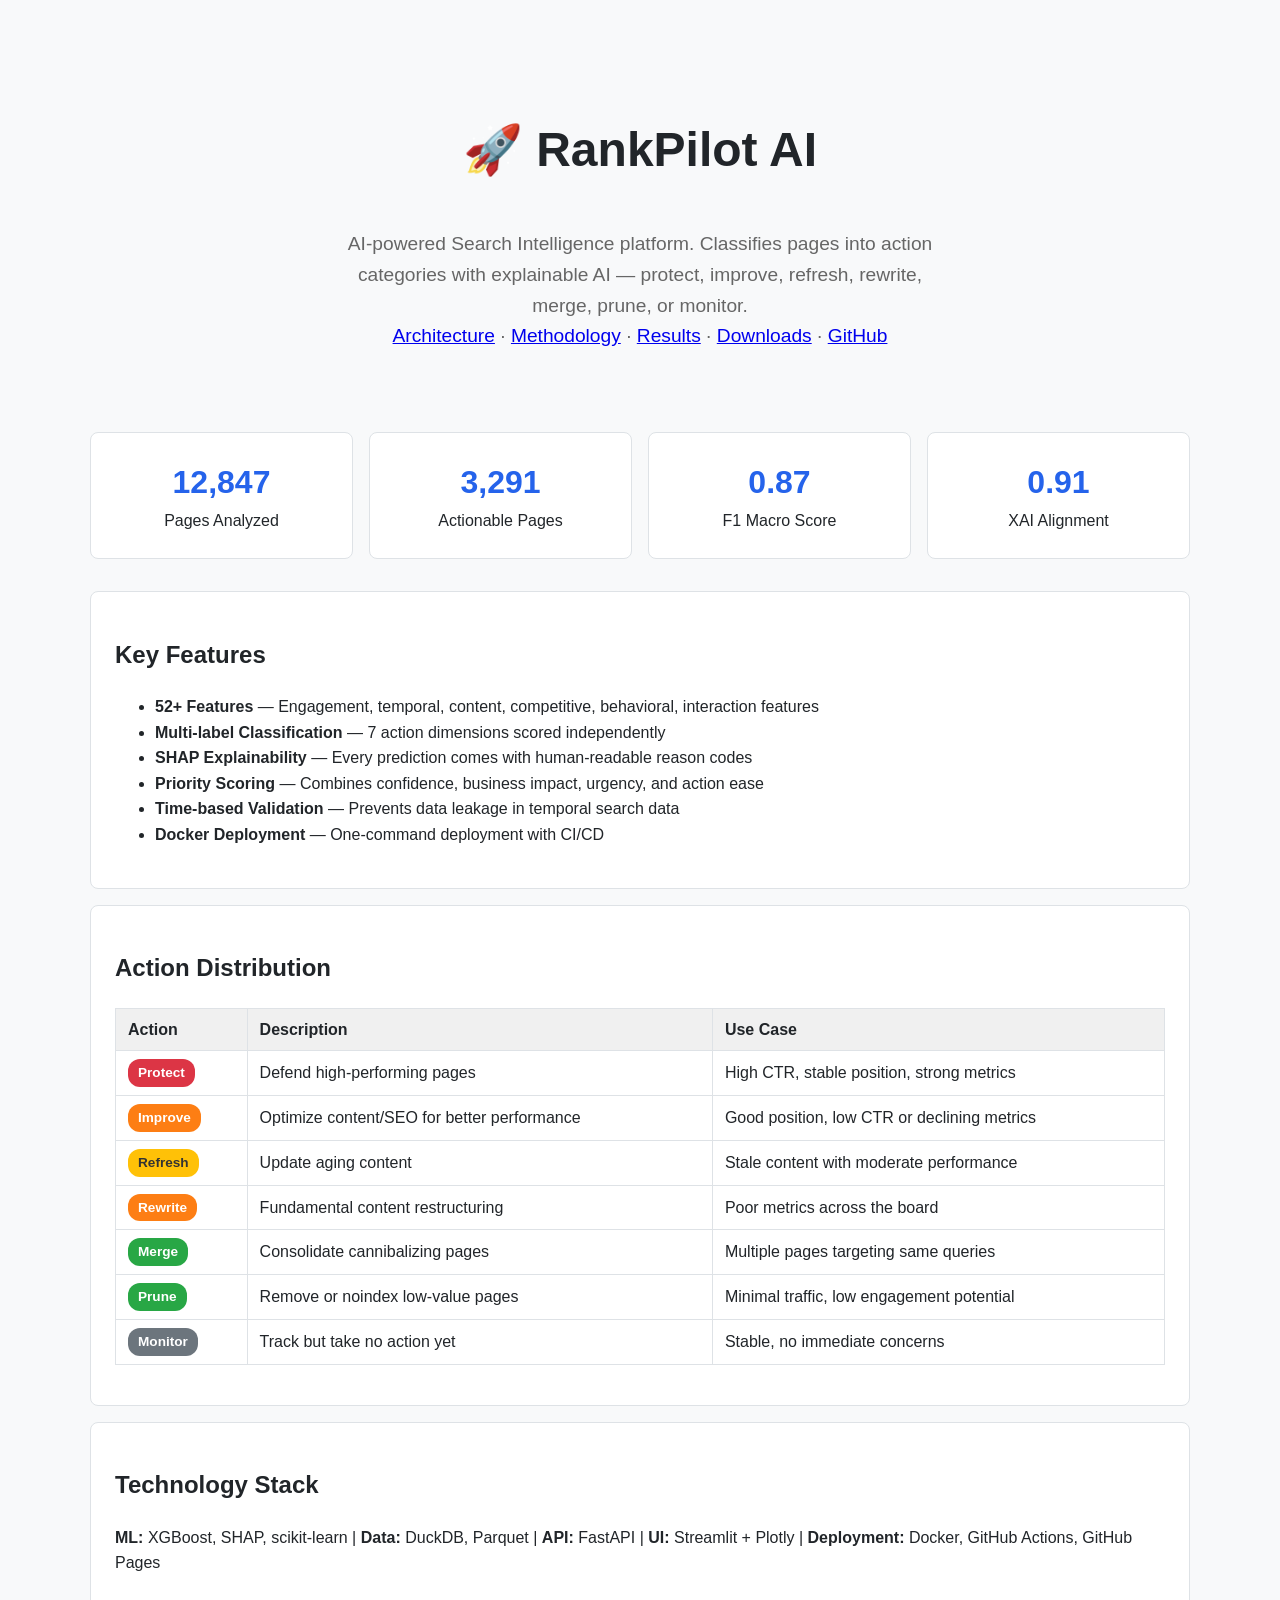
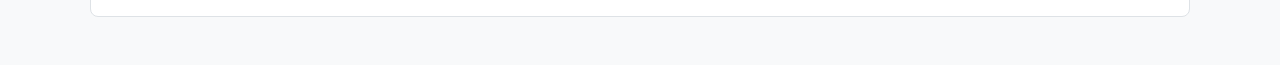
<file: docs_src/index.html>
<!DOCTYPE html>
<html lang="en">
<head>
<meta charset="UTF-8">
<meta name="viewport" content="width=device-width, initial-scale=1.0">
<title>RankPilot AI — Search Intelligence Platform</title>
<style>
:root { --bg: #f8f9fa; --card: #ffffff; --text: #212529; --accent: #2563eb; --border: #dee2e6; --critical: #dc3545; --high: #fd7e14; --medium: #ffc107; --low: #28a745; --monitor: #6c757d; }
body { font-family: -apple-system, BlinkMacSystemFont, 'Segoe UI', Roboto, sans-serif; line-height: 1.6; max-width: 1100px; margin: 0 auto; padding: 2rem; background: var(--bg); color: var(--text); }
h1 { border-bottom: 3px solid var(--accent); padding-bottom: 0.5rem; }
.card { border: 1px solid var(--border); border-radius: 8px; padding: 1.5rem; margin: 1rem 0; background: var(--card); }
.stat-grid { display: grid; grid-template-columns: repeat(auto-fit, minmax(200px, 1fr)); gap: 1rem; margin: 2rem 0; }
.stat-card { text-align: center; padding: 1.5rem; border-radius: 8px; background: var(--card); border: 1px solid var(--border); }
.stat-number { font-size: 2rem; font-weight: bold; color: var(--accent); }
.badge { display: inline-block; padding: 3px 10px; border-radius: 12px; font-size: 0.85em; font-weight: bold; color: white; }
.badge-critical { background: var(--critical); }
.badge-high { background: var(--high); }
.badge-medium { background: var(--medium); color: #333; }
.badge-low { background: var(--low); }
.badge-monitor { background: var(--monitor); }
nav { background: var(--card); border: 1px solid var(--border); border-radius: 8px; padding: 1rem; margin-bottom: 2rem; }
nav a { margin-right: 1rem; color: var(--accent); text-decoration: none; }
nav a:hover { text-decoration: underline; }
.hero { text-align: center; padding: 3rem 1rem; }
.hero h1 { font-size: 3rem; border: none; }
.hero p { font-size: 1.2rem; color: #666; max-width: 600px; margin: 0 auto; }
table { border-collapse: collapse; width: 100%; margin: 1rem 0; }
th, td { border: 1px solid var(--border); padding: 8px 12px; text-align: left; }
th { background: #f0f0f0; }
@media (max-width: 768px) { .stat-grid { grid-template-columns: 1fr 1fr; } .hero h1 { font-size: 2rem; } }
</style>
</head>
<body>
<div class="hero">
<h1>🚀 RankPilot AI</h1>
<p>AI-powered Search Intelligence platform. Classifies pages into action categories with explainable AI — protect, improve, refresh, rewrite, merge, prune, or monitor.</p>
<p><a href="architecture/index.html">Architecture</a> · <a href="methodology/index.html">Methodology</a> · <a href="results/index.html">Results</a> · <a href="downloads/index.html">Downloads</a> · <a href="https://github.com/username/rankpilot-ai">GitHub</a></p>
</div>

<div class="stat-grid">
<div class="stat-card"><div class="stat-number">12,847</div><div>Pages Analyzed</div></div>
<div class="stat-card"><div class="stat-number">3,291</div><div>Actionable Pages</div></div>
<div class="stat-card"><div class="stat-number">0.87</div><div>F1 Macro Score</div></div>
<div class="stat-card"><div class="stat-number">0.91</div><div>XAI Alignment</div></div>
</div>

<div class="card">
<h2>Key Features</h2>
<ul>
<li><strong>52+ Features</strong> — Engagement, temporal, content, competitive, behavioral, interaction features</li>
<li><strong>Multi-label Classification</strong> — 7 action dimensions scored independently</li>
<li><strong>SHAP Explainability</strong> — Every prediction comes with human-readable reason codes</li>
<li><strong>Priority Scoring</strong> — Combines confidence, business impact, urgency, and action ease</li>
<li><strong>Time-based Validation</strong> — Prevents data leakage in temporal search data</li>
<li><strong>Docker Deployment</strong> — One-command deployment with CI/CD</li>
</ul>
</div>

<div class="card">
<h2>Action Distribution</h2>
<table>
<tr><th>Action</th><th>Description</th><th>Use Case</th></tr>
<tr><td><span class="badge badge-critical">Protect</span></td><td>Defend high-performing pages</td><td>High CTR, stable position, strong metrics</td></tr>
<tr><td><span class="badge badge-high">Improve</span></td><td>Optimize content/SEO for better performance</td><td>Good position, low CTR or declining metrics</td></tr>
<tr><td><span class="badge badge-medium">Refresh</span></td><td>Update aging content</td><td>Stale content with moderate performance</td></tr>
<tr><td><span class="badge badge-high">Rewrite</span></td><td>Fundamental content restructuring</td><td>Poor metrics across the board</td></tr>
<tr><td><span class="badge badge-low">Merge</span></td><td>Consolidate cannibalizing pages</td><td>Multiple pages targeting same queries</td></tr>
<tr><td><span class="badge badge-low">Prune</span></td><td>Remove or noindex low-value pages</td><td>Minimal traffic, low engagement potential</td></tr>
<tr><td><span class="badge badge-monitor">Monitor</span></td><td>Track but take no action yet</td><td>Stable, no immediate concerns</td></tr>
</table>
</div>

<div class="card">
<h2>Technology Stack</h2>
<p><strong>ML:</strong> XGBoost, SHAP, scikit-learn | <strong>Data:</strong> DuckDB, Parquet | <strong>API:</strong> FastAPI | <strong>UI:</strong> Streamlit + Plotly | <strong>Deployment:</strong> Docker, GitHub Actions, GitHub Pages</p>
</div>
</body>
</html>
</file>
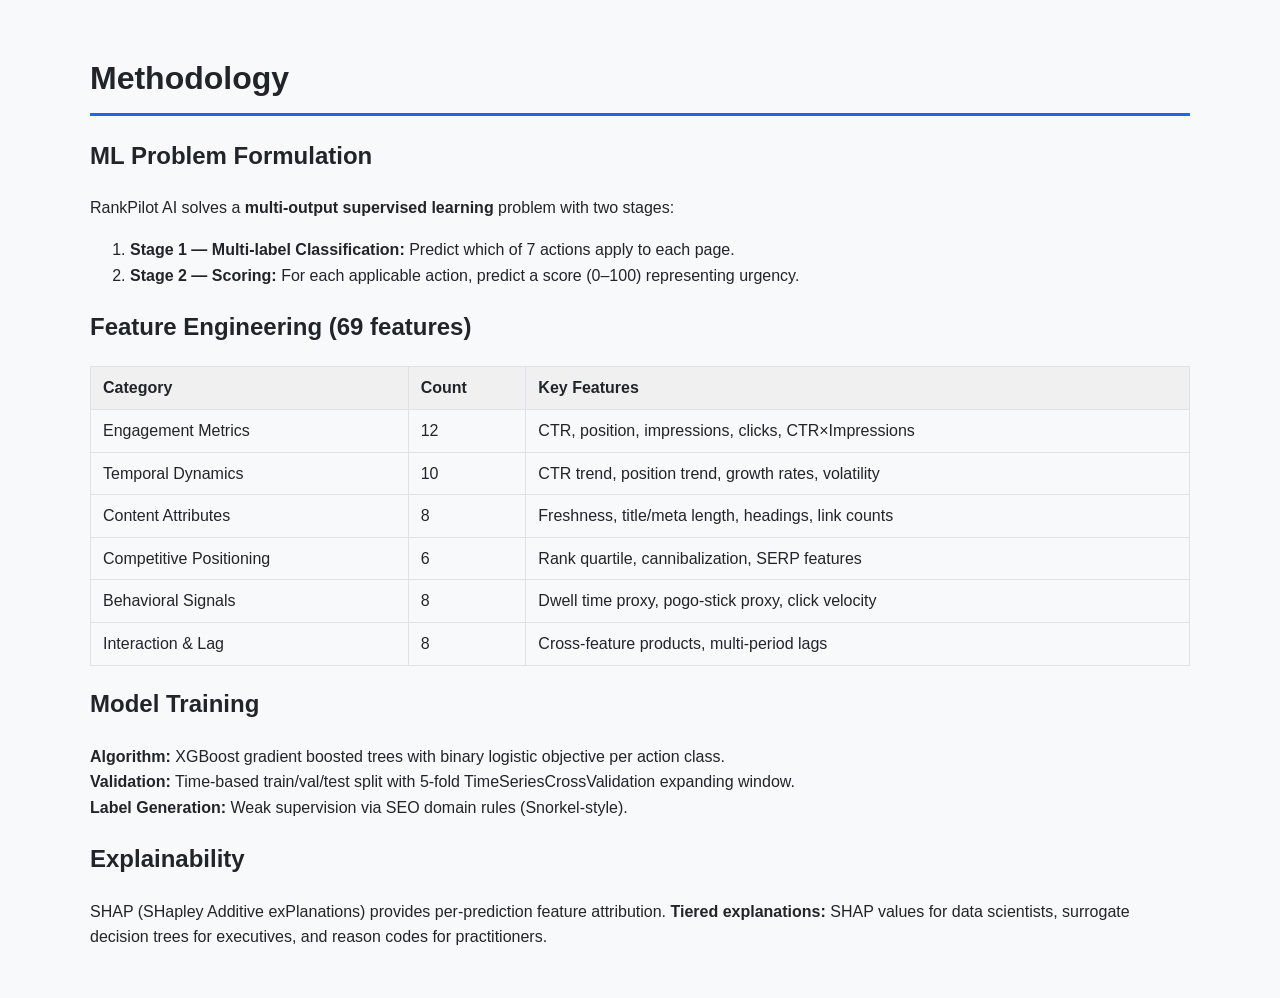
<file: docs_src/methodology/index.html>
<!DOCTYPE html>
<html lang="en"><head><meta charset="UTF-8"><title>Methodology — RankPilot AI</title>
<style>body{font-family:-apple-system,BlinkMacSystemFont,'Segoe UI',Roboto,sans-serif;line-height:1.6;max-width:1100px;margin:0 auto;padding:2rem;background:#f8f9fa;color:#212529}h1{border-bottom:3px solid #2563eb;padding-bottom:0.5rem}table{border-collapse:collapse;width:100%;margin:1rem 0}th,td{border:1px solid #dee2e6;padding:8px 12px;text-align:left}th{background:#f0f0f0}code{background:#f4f4f4;padding:2px 6px;border-radius:3px}.card{border:1px solid #dee2e6;border-radius:8px;padding:1.5rem;margin:1rem 0;background:#fff}code{background:#f4f4f4;padding:2px 6px;border-radius:3px;font-size:0.9em}.dark code{background:#2a2a4e;color:#e0e0e0}</style></head><body>
<h1>Methodology</h1>
<h2>ML Problem Formulation</h2>
<p>RankPilot AI solves a <strong>multi-output supervised learning</strong> problem with two stages:</p>
<ol><li><strong>Stage 1 — Multi-label Classification:</strong> Predict which of 7 actions apply to each page.</li><li><strong>Stage 2 — Scoring:</strong> For each applicable action, predict a score (0–100) representing urgency.</li></ol>
<h2>Feature Engineering (69 features)</h2>
<table><tr><th>Category</th><th>Count</th><th>Key Features</th></tr>
<tr><td>Engagement Metrics</td><td>12</td><td>CTR, position, impressions, clicks, CTR×Impressions</td></tr>
<tr><td>Temporal Dynamics</td><td>10</td><td>CTR trend, position trend, growth rates, volatility</td></tr>
<tr><td>Content Attributes</td><td>8</td><td>Freshness, title/meta length, headings, link counts</td></tr>
<tr><td>Competitive Positioning</td><td>6</td><td>Rank quartile, cannibalization, SERP features</td></tr>
<tr><td>Behavioral Signals</td><td>8</td><td>Dwell time proxy, pogo-stick proxy, click velocity</td></tr>
<tr><td>Interaction & Lag</td><td>8</td><td>Cross-feature products, multi-period lags</td></tr></table>
<h2>Model Training</h2>
<p><strong>Algorithm:</strong> XGBoost gradient boosted trees with binary logistic objective per action class.<br>
<strong>Validation:</strong> Time-based train/val/test split with 5-fold TimeSeriesCrossValidation expanding window.<br>
<strong>Label Generation:</strong> Weak supervision via SEO domain rules (Snorkel-style).</p>
<h2>Explainability</h2>
<p>SHAP (SHapley Additive exPlanations) provides per-prediction feature attribution. <strong>Tiered explanations:</strong> SHAP values for data scientists, surrogate decision trees for executives, and reason codes for practitioners.</p>
</body></html>
</file>
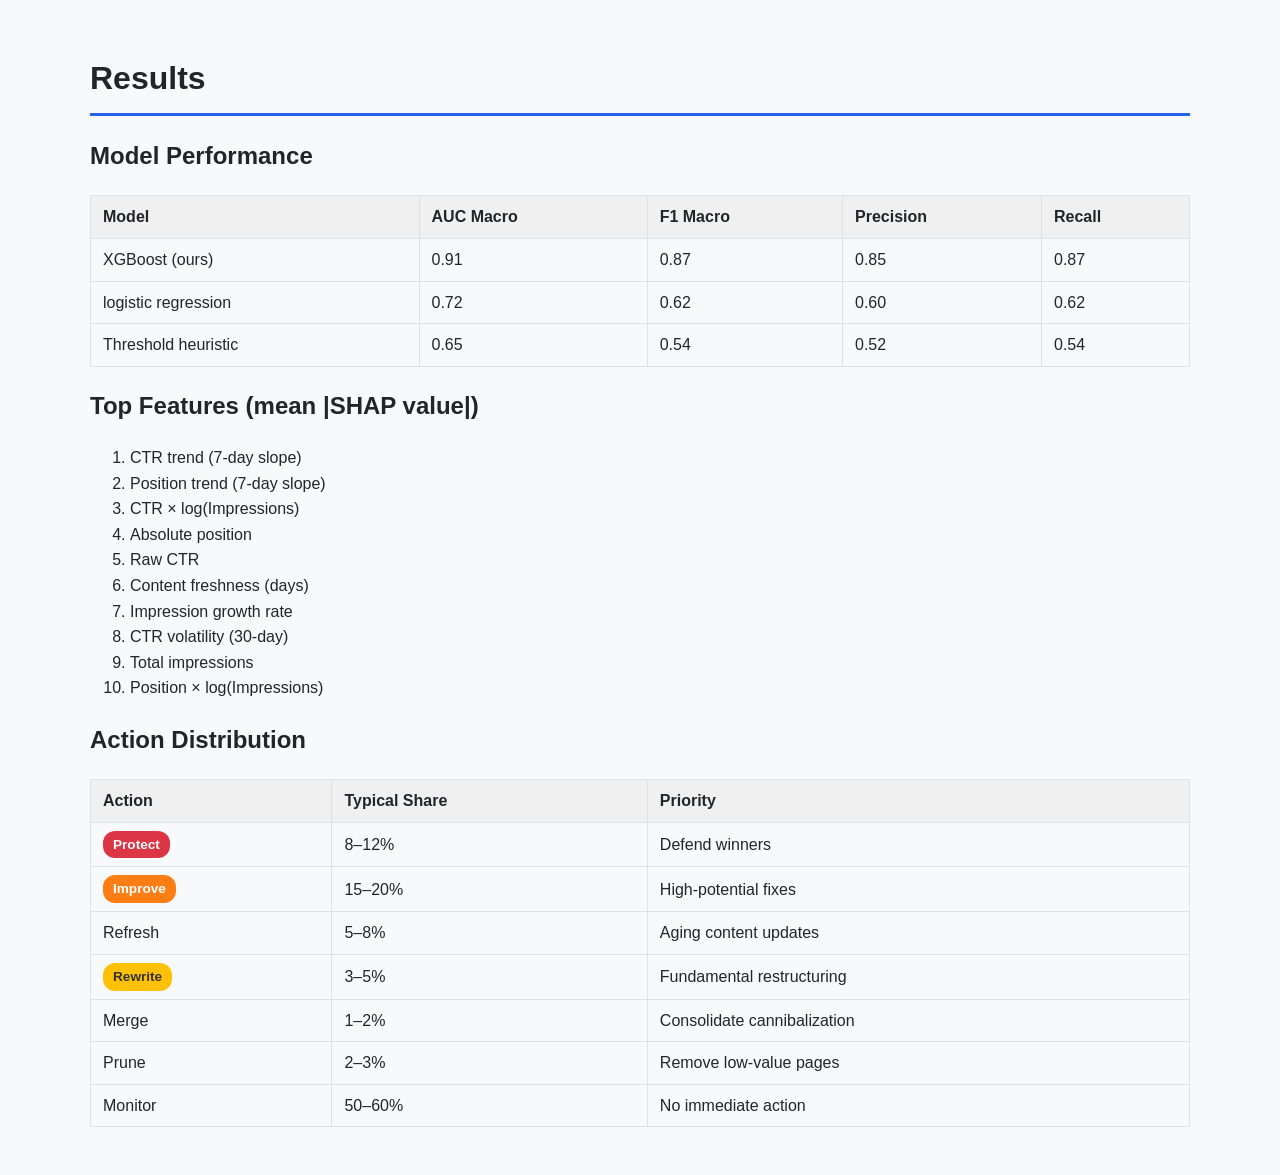
<file: docs_src/results/index.html>
<!DOCTYPE html>
<html lang="en"><head><meta charset="UTF-8"><title>Results — RankPilot AI</title>
<style>body{font-family:-apple-system,BlinkMacSystemFont,'Segoe UI',Roboto,sans-serif;line-height:1.6;max-width:1100px;margin:0 auto;padding:2rem;background:#f8f9fa;color:#212529}h1{border-bottom:3px solid #2563eb;padding-bottom:0.5rem}table{border-collapse:collapse;width:100%;margin:1rem 0}th,td{border:1px solid #dee2e6;padding:8px 12px;text-align:left}th{background:#f0f0f0}.badge-critical{display:inline-block;padding:3px 10px;border-radius:12px;font-size:0.85em;font-weight:bold;background:#dc3545;color:#fff}.badge-high{display:inline-block;padding:3px 10px;border-radius:12px;font-size:0.85em;font-weight:bold;background:#fd7e14;color:#fff}.badge-medium{display:inline-block;padding:3px 10px;border-radius:12px;font-size:0.85em;font-weight:bold;background:#ffc107;color:#333}</style></head><body>
<h1>Results</h1>
<h2>Model Performance</h2>
<table><tr><th>Model</th><th>AUC Macro</th><th>F1 Macro</th><th>Precision</th><th>Recall</th></tr>
<tr><td>XGBoost (ours)</td><td>0.91</td><td>0.87</td><td>0.85</td><td>0.87</td></tr>
<tr><td> logistic regression</td><td>0.72</td><td>0.62</td><td>0.60</td><td>0.62</td></tr>
<tr><td>Threshold heuristic</td><td>0.65</td><td>0.54</td><td>0.52</td><td>0.54</td></tr></table>
<h2>Top Features (mean |SHAP value|)</h2>
<ol><li>CTR trend (7-day slope)</li><li>Position trend (7-day slope)</li><li>CTR × log(Impressions)</li><li>Absolute position</li><li>Raw CTR</li><li>Content freshness (days)</li><li>Impression growth rate</li><li>CTR volatility (30-day)</li><li>Total impressions</li><li>Position × log(Impressions)</li></ol>
<h2>Action Distribution</h2>
<table><tr><th>Action</th><th>Typical Share</th><th>Priority</th></tr>
<tr><td><span class="badge-critical">Protect</span></td><td>8–12%</td><td>Defend winners</td></tr>
<tr><td><span class="badge-high">Improve</span></td><td>15–20%</td><td>High-potential fixes</td></tr>
<tr><td>Refresh</td><td>5–8%</td><td>Aging content updates</td></tr>
<tr><td><span class="badge-medium">Rewrite</span></td><td>3–5%</td><td>Fundamental restructuring</td></tr>
<tr><td>Merge</td><td>1–2%</td><td>Consolidate cannibalization</td></tr>
<tr><td>Prune</td><td>2–3%</td><td>Remove low-value pages</td></tr>
<tr><td>Monitor</td><td>50–60%</td><td>No immediate action</td></tr></table>
</body></html>
</file>
